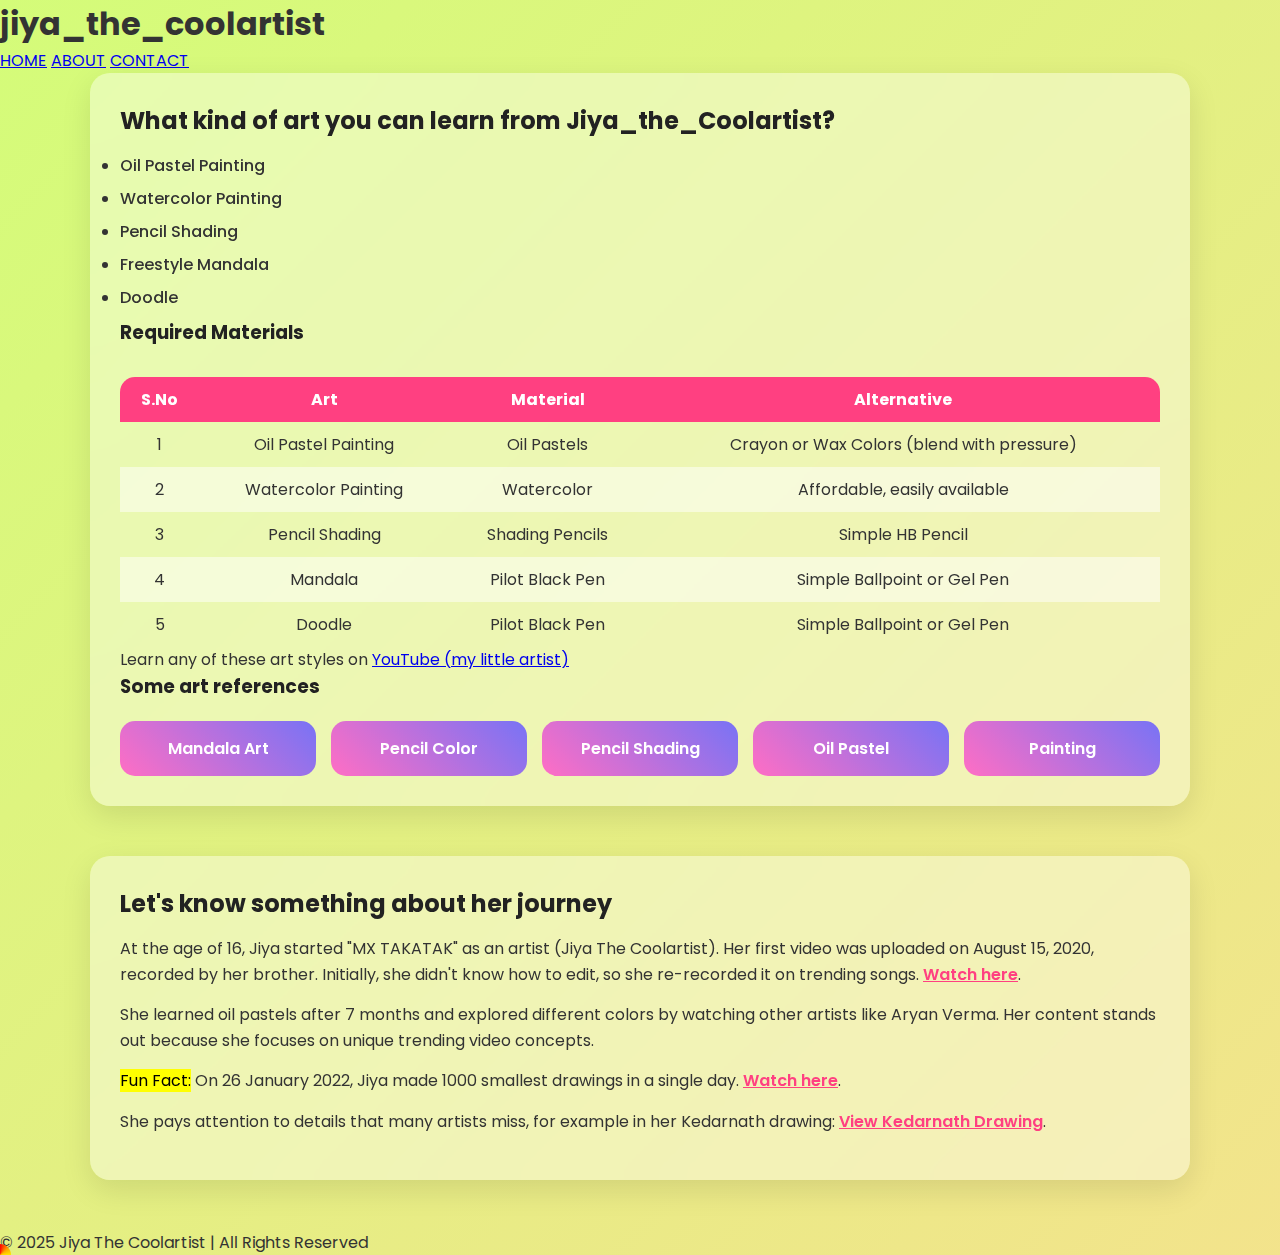
<file: index.html>
<!DOCTYPE html>
<html lang="en">
<head> 
    <meta charset="UTF-8">
    <meta name="viewport" content="width=device-width, initial-scale=1.0">
    <title>Jiya The Coolartist</title>
    <link rel="stylesheet" href="style.css">
</head>
<body>

    <!-- Header / Hero Section -->
    <header>
        <div>
            <h1>jiya_the_coolartist</h1>
        </div>

        <!-- Navigation -->
        <nav class="nav">
            <a class="home" target="_blank" href="https://www.youtube.com/@jiya_the_coolartist/videos">HOME</a>
            <a class="about" href="about.html">ABOUT</a>
            <a class="contact" href="contact.html">CONTACT</a>
        </nav>
    </header>

   

    <!-- Art Learning Section -->
    <main class="container">
        <section class="art-info black">
            <h2>What kind of art you can learn from Jiya_the_Coolartist?</h2>
            <ul>
                <li>Oil Pastel Painting</li>
                <li>Watercolor Painting</li>
                <li>Pencil Shading</li>
                <li>Freestyle Mandala</li>
                <li>Doodle</li>
            </ul>

            <h3>Required Materials</h3>
            <div class="table-container">
                <table>
                <thead>
                    <tr>
                        <th>S.No</th>
                        <th>Art</th>
                        <th>Material</th>
                        <th>Alternative</th>
                    </tr>
                </thead>
                <tbody>
                    <tr>
                        <td data-label="S.No">1</td>
                        <td data-label="Art">Oil Pastel Painting</td>
                        <td data-label="Material">Oil Pastels</td>
                        <td data-label="Alternative">Crayon or Wax Colors (blend with pressure)</td>
                    </tr>
                    <tr>
                        <td data-label="S.No">2</td>
                        <td data-label="Art">Watercolor Painting</td>
                        <td data-label="Material">Watercolor</td>
                        <td data-label="Alternative">Affordable, easily available</td>
                    </tr>
                    <tr>
                        <td data-label="S.No">3</td>
                        <td data-label="Art">Pencil Shading</td>
                        <td data-label="Material">Shading Pencils</td>
                        <td data-label="Alternative">Simple HB Pencil</td>
                    </tr>
                    <tr>
                        <td data-label="S.No">4</td>
                        <td data-label="Art">Mandala</td>
                        <td data-label="Material">Pilot Black Pen</td>
                        <td data-label="Alternative">Simple Ballpoint or Gel Pen</td>
                    </tr>
                    <tr>
                        <td data-label="S.No">5</td>
                        <td data-label="Art">Doodle</td>
                        <td data-label="Material">Pilot Black Pen</td>
                        <td data-label="Alternative">Simple Ballpoint or Gel Pen</td>
                    </tr>
                </tbody>
            </table>
            </div>

            <p>Learn any of these art styles on <a href="https://www.youtube.com/results?search_query=jiya_the_coolartist" target="_blank">YouTube (my little artist)</a></p>

            <!-- Art References -->
            <h3>Some art references</h3>
            <div class="art-cards">
                <a class="mandala" href="mandalaart.html">Mandala Art</a>
                <a class="pencil" href="pencilcolor.html">Pencil Color</a>
                <a class="shading" href="pencilshading.html">Pencil Shading</a>
                <a class="oil" href="oilpastel.html">Oil Pastel</a>
                <a class="painting" href="painting.html">Painting</a>
            </div>
        </section>

        <!-- Artist Journey -->
        <section class="journey">
            <h2>Let's know something about her journey</h2>
            <p>
                At the age of 16, Jiya started "MX TAKATAK" as an artist (Jiya The Coolartist). Her first video was uploaded on August 15, 2020, recorded by her brother. Initially, she didn't know how to edit, so she re-recorded it on trending songs.
                <a href="https://mojapp.in/jiya_the_coolartist/video/1017470723?referrer=U69x0AQ-XYCJH5&source=link" target="_blank">Watch here</a>.
            </p>
            <p>
                She learned oil pastels after 7 months and explored different colors by watching other artists like Aryan Verma. Her content stands out because she focuses on unique trending video concepts.
            </p>
            <p>
                <mark>Fun Fact:</mark> On 26 January 2022, Jiya made 1000 smallest drawings in a single day. 
                <a href="https://www.instagram.com/reel/CZMZMy9FlbG/?utm_source=ig_web_copy_link&igsh=MzRlODBiNWFlZA==">Watch here</a>.
            </p>
            <p>
                She pays attention to details that many artists miss, for example in her Kedarnath drawing: 
                <a href="https://www.instagram.com/reel/Ct8ahSZIEn1/?utm_source=ig_web_copy_link&igsh=MzRlODBiNWFlZA==">View Kedarnath Drawing</a>.
            </p>
        </section>
    </main>

    <!-- Footer -->
    <footer>
        &copy; 2025 Jiya The Coolartist | All Rights Reserved
    </footer>
<div class="circle"></div>

<script>
const cursor = document.querySelector(".circle");

document.addEventListener("mousemove", (e) => {
    cursor.style.left = e.clientX + "px";
    cursor.style.top = e.clientY + "px";
});
</script>
</body>
</html>
</file>
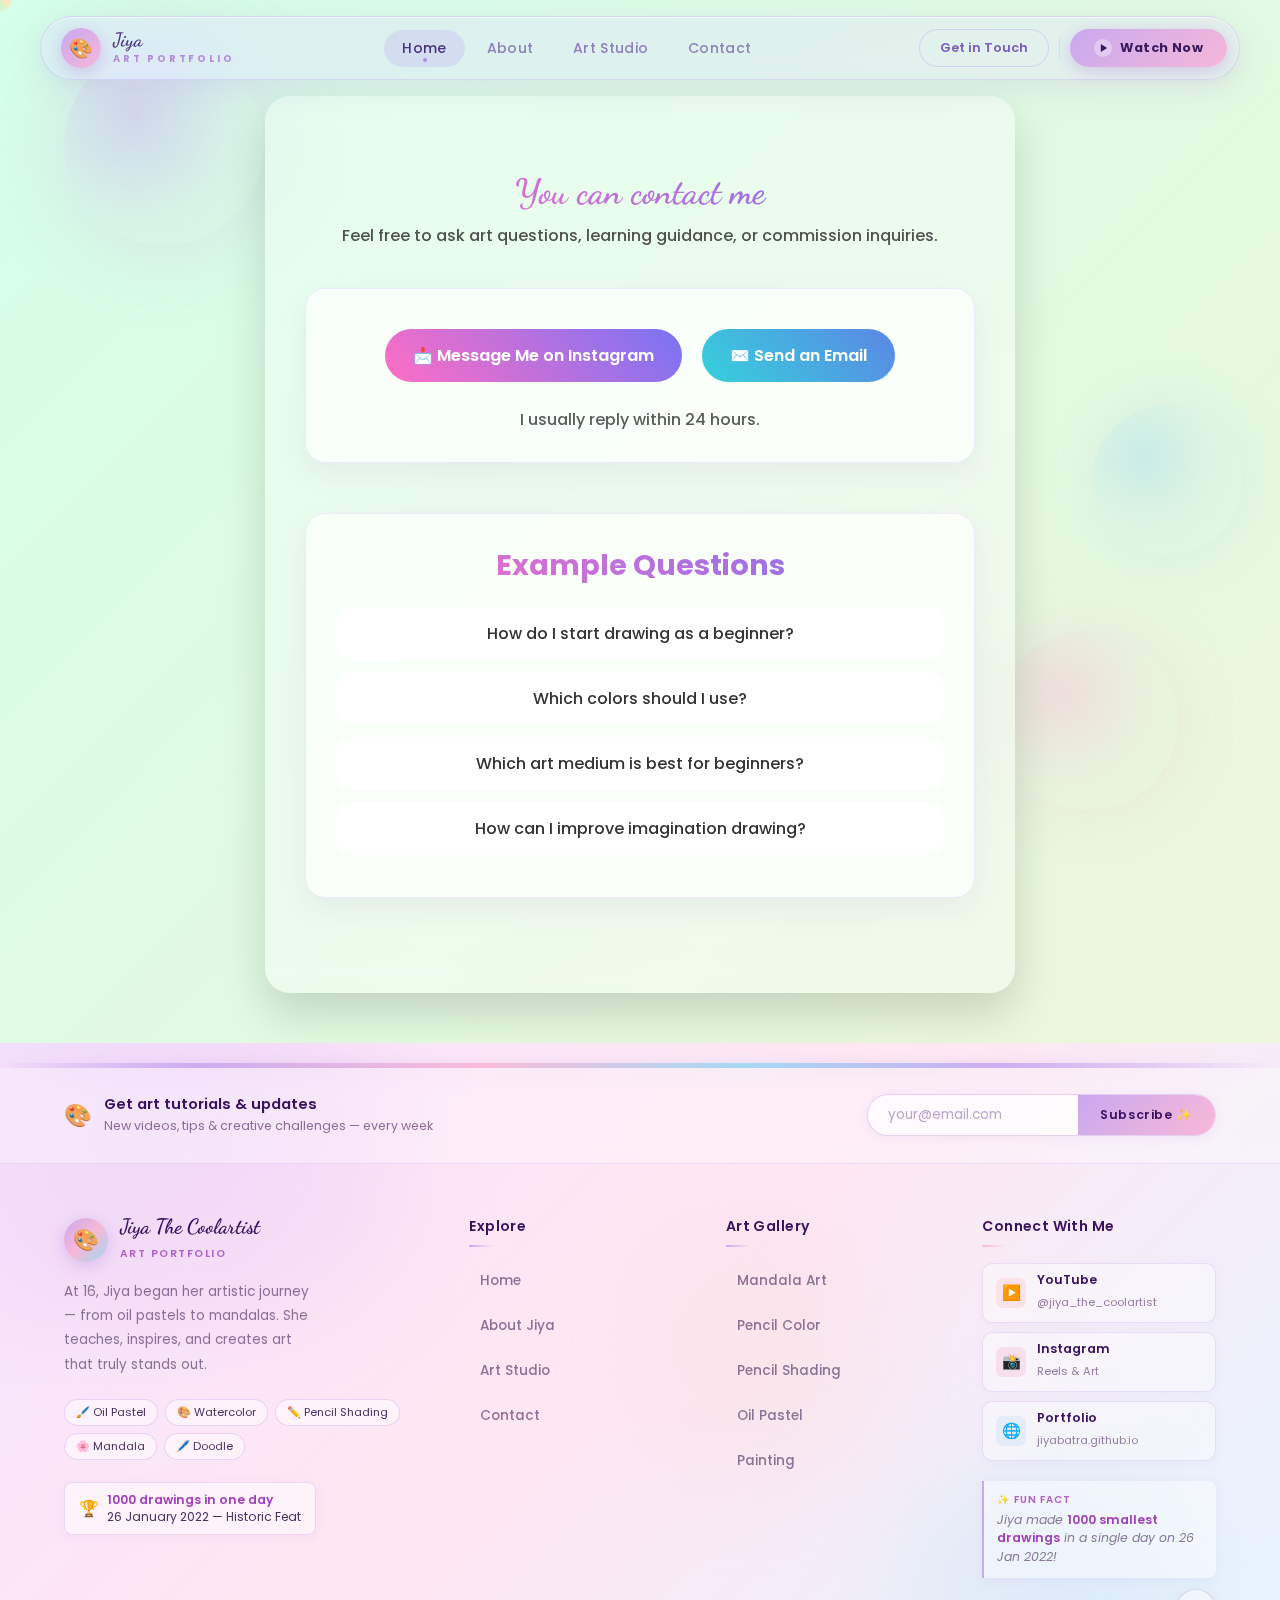
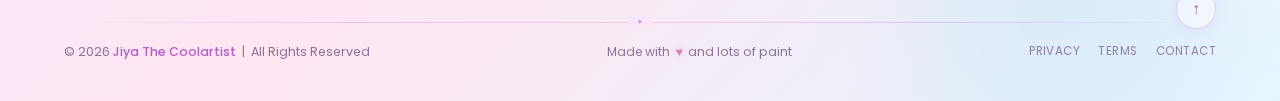
<file: pages/contact.html>
<!DOCTYPE html>
<html lang="en">
<head>
    <meta charset="UTF-8">
    <title>Contact | Jiya The Cool Artist</title>
    <meta name="viewport" content="width=device-width, initial-scale=1.0">

    <!-- SEO -->
    <meta name="description" content="Contact Jiya The Cool Artist for art queries, learning guidance, or commissions.">

    <link rel="stylesheet" href="../css/style.css">
    <link href="https://fonts.googleapis.com/css2?family=Dancing+Script:wght@700&family=DM+Sans:wght@300;400;500&display=swap" rel="stylesheet">
    <link rel="stylesheet" href="../css/contactStyle.css">
    <link rel="stylesheet" href="../css/typographyAnimations.css">
    <link rel="stylesheet" href="../css/3d-effects.css">
</head>

<body>
    <div id="navbar"></div>
    <div class="floating-orb floating-orb-1"></div>
    <div class="floating-orb floating-orb-2"></div>
    <div class="floating-orb floating-orb-3"></div>

<main class="contact-container">

    <!-- Heading -->
    <header class="contact-header">
        <h1 class="anim-heading">You can contact me</h1>
        <p class="subtitle anim-text">
            Feel free to ask art questions, learning guidance, or commission inquiries.
        </p>
    </header>

    <!-- Contact Actions -->
    <section class="contact-actions">

        <!-- Instagram CTA -->
        <a 
            class="btn instagram-btn"
            href="https://www.instagram.com/jiya_the_coolartist/"
            target="_blank"
            rel="noopener noreferrer"
            aria-label="Message Jiya on Instagram"
        >
            📩 Message Me on Instagram
        </a>

        <!-- Email Option -->
        <a 
            class="btn email-btn"
            href="mailto:yourname@email.com"
            aria-label="Send Email"
        >
            ✉️ Send an Email
        </a>

        <p class="response-time">
            I usually reply within 24 hours.
        </p>

    </section>

    <!-- Example Questions -->
    <section class="example-section">
        <h2>Example Questions</h2>

        <ul class="questions">
            <li>How do I start drawing as a beginner?</li>
            <li>Which colors should I use?</li>
            <li>Which art medium is best for beginners?</li>
            <li>How can I improve imagination drawing?</li>
        </ul>
    </section>

</main>
    <div id="footer"></div>
    <div class="circle" id="customCursor"></div>
    <script src="../js/3d-parallax.js"></script>
    
    <script>
      fetch("../components/navbar.html")
        .then((res) => res.text())
        .then((data) => {
          document.getElementById("navbar").innerHTML = data;
        });
    </script>

    <script>
      fetch("../components/footer.html")
        .then((res) => res.text())
        .then((data) => {
          document.getElementById("footer").innerHTML = data;
        });
    </script>

    <script src="../js/CustomCursor.js"></script>

    <script src="../js/3d-parallax.js"></script>

</body>
</html>
</file>
<file: style.css>
@import url('https://fonts.googleapis.com/css2?family=Poppins:wght@300;400;600;700&display=swap');

* {
    margin: 0;
    padding: 0;
    box-sizing: border-box;
    font-family: 'Poppins', sans-serif;
}

body {
    overflow-x: hidden;
    min-height: 100vh;
    background: linear-gradient(-45deg, #fbc2eb, #a6c1ee, #fddb92, #d4fc79);
    background-size: 400% 400%;
    animation: gradientBG 12s ease infinite;
    color: #333;
    cursor: none;
}

@keyframes gradientBG {
    0% { background-position: 0% 50%; }
    50% { background-position: 100% 50%; }
    100% { background-position: 0% 50%; }
}

.nav-sticky {
    position: sticky;
    top: 0;
    z-index: 900;
    padding: 16px 20px;
    background: transparent;
}

.nav-pill {
    max-width: 1200px;
    margin: 0 auto;
    height: 64px;
    display: flex;
    align-items: center;
    justify-content: space-between;
    gap: 12px;
    padding: 0 12px 0 20px;
    background: rgba(15, 20, 35, 0.75);
    backdrop-filter: saturate(200%) blur(20px);
    -webkit-backdrop-filter: saturate(200%) blur(20px);
    border-radius: 999px;
    border: 1px solid rgba(56, 189, 248, 0.2);
    box-shadow: 0 8px 32px rgba(0,0,0,0.2);
    animation: popIn 0.6s cubic-bezier(.22,1,.36,1) both;
}

@keyframes popIn {
    from { opacity: 0; transform: translateY(-16px) scale(0.97); }
    to { opacity: 1; transform: translateY(0) scale(1); }
}

.nav-pill.scrolled {
    box-shadow: 0 10px 40px rgba(0,0,0,0.3);
}

.logo {
    display: flex;
    align-items: center;
    gap: 12px;
    text-decoration: none;
    flex-shrink: 0;
}

.logo-orb {
    width: 40px;
    height: 40px;
    border-radius: 50%;
    background: linear-gradient(135deg, #0ea5e9, #38bdf8, #bae6fd);
    display: grid;
    place-items: center;
    font-size: 1.2rem;
    box-shadow: 0 4px 16px rgba(14,165,233,0.5);
    transition: transform 0.3s, box-shadow 0.3s;
    flex-shrink: 0;
}

.logo:hover .logo-orb {
    transform: rotate(-10deg) scale(1.1);
    box-shadow: 0 6px 24px rgba(56,189,248,0.7);
}

.logo-text {
    display: flex;
    flex-direction: column;
    gap: 2px;
}

.logo-name {
    font-family: 'Dancing Script', cursive;
    font-size: 1.2rem;
    color: #e0f2fe;
    line-height: 1;
    font-weight: 700;
}

.logo-tag {
    font-size: 0.6rem;
    font-weight: 700;
    letter-spacing: 2.8px;
    text-transform: uppercase;
    color: #38bdf8;
}

.nav-center {
    display: flex;
    align-items: center;
    gap: 4px;
    flex: 1;
    justify-content: center;
}

.nav-center a {
    position: relative;
    text-decoration: none;
    font-size: 0.875rem;
    font-weight: 500;
    color: rgba(186,230,253,0.6);
    padding: 8px 18px;
    border-radius: 999px;
    letter-spacing: 0.3px;
    transition: color 0.22s, background 0.22s;
    white-space: nowrap;
}

.nav-center a:hover {
    color: #e0f2fe;
    background: rgba(56,189,248,0.12);
}

.nav-center a.active {
    color: #fff;
    background: rgba(56,189,248,0.16);
}

.nav-center a.active::after {
    content: '';
    position: absolute;
    bottom: 5px;
    left: 50%;
    transform: translateX(-50%);
    width: 4px;
    height: 4px;
    border-radius: 50%;
    background: #38bdf8;
}

.nav-right {
    display: flex;
    align-items: center;
    gap: 10px;
    flex-shrink: 0;
}

.btn-ghost {
    text-decoration: none;
    font-size: 0.8rem;
    font-weight: 600;
    color: rgba(186,230,253,0.7);
    padding: 9px 20px;
    border-radius: 999px;
    border: 1px solid rgba(56,189,248,0.25);
    transition: color 0.22s, border-color 0.22s, background 0.22s, transform 0.22s;
    white-space: nowrap;
}

.btn-ghost:hover {
    color: #bae6fd;
    border-color: rgba(56,189,248,0.5);
    background: rgba(56,189,248,0.1);
    transform: translateY(-1px);
}

.btn-primary {
    display: flex;
    align-items: center;
    gap: 8px;
    text-decoration: none;
    font-size: 0.8rem;
    font-weight: 700;
    letter-spacing: 0.4px;
    color: #06111f;
    background: linear-gradient(135deg, #38bdf8 0%, #7dd3fc 100%);
    padding: 10px 24px;
    border-radius: 999px;
    white-space: nowrap;
    box-shadow: 0 4px 16px rgba(56,189,248,0.45);
    transition: transform 0.22s, box-shadow 0.22s, filter 0.22s;
}

.btn-primary .play {
    width: 18px;
    height: 18px;
    border-radius: 50%;
    background: rgba(6,17,31,0.2);
    display: grid;
    place-items: center;
    flex-shrink: 0;
    transition: transform 0.22s;
}

.btn-primary .play svg {
    width: 8px;
    height: 8px;
    fill: #06111f;
    margin-left: 1px;
}

.btn-primary:hover {
    transform: translateY(-2px);
    box-shadow: 0 8px 30px rgba(56,189,248,0.6);
    filter: brightness(1.08);
}

.btn-primary:hover .play {
    transform: scale(1.15);
}

.btn-primary:active {
    transform: scale(0.97);
}

.sep {
    width: 1px;
    height: 20px;
    background: rgba(255,255,255,0.12);
    flex-shrink: 0;
}

.hamburger {
    display: none;
    flex-direction: column;
    gap: 5px;
    background: transparent;
    border: none;
    cursor: pointer;
    padding: 6px;
    margin-right: 4px;
    flex-shrink: 0;
}

.hamburger span {
    display: block;
    height: 2px;
    background: rgba(186,230,253,0.75);
    border-radius: 4px;
    transition: 0.32s ease;
}

.hamburger span:nth-child(1) {
    width: 24px;
}

.hamburger span:nth-child(2) {
    width: 18px;
}

.hamburger span:nth-child(3) {
    width: 24px;
}

.hamburger.open span:nth-child(1) {
    width: 24px;
    transform: translateY(7px) rotate(45deg);
}

.hamburger.open span:nth-child(2) {
    opacity: 0;
}

.hamburger.open span:nth-child(3) {
    width: 24px;
    transform: translateY(-7px) rotate(-45deg);
}

.mobile-drop {
    display: none;
    max-width: 1200px;
    margin: 12px auto 0;
    background: rgba(18, 23, 38, 0.97);
    backdrop-filter: blur(24px);
    -webkit-backdrop-filter: blur(24px);
    border-radius: 24px;
    border: 1px solid rgba(56,189,248,0.12);
    overflow: hidden;
    box-shadow: 0 16px 40px rgba(0,0,0,0.5);
    animation: dropIn 0.28s cubic-bezier(.22,1,.36,1) both;
}

@keyframes dropIn {
    from { opacity: 0; transform: translateY(-8px) scale(0.98); }
    to { opacity: 1; transform: translateY(0) scale(1); }
}

.mobile-drop.open {
    display: block;
}

.mobile-drop a {
    display: flex;
    align-items: center;
    gap: 12px;
    text-decoration: none;
    font-size: 0.9rem;
    font-weight: 500;
    color: rgba(186,230,253,0.65);
    padding: 16px 24px;
    border-bottom: 1px solid rgba(255,255,255,0.05);
    transition: color 0.2s, background 0.2s;
}

.mobile-drop a:last-child {
    border-bottom: none;
}

.mobile-drop a:hover {
    color: #e0f2fe;
    background: rgba(56,189,248,0.06);
}

.mobile-drop a .m-ico {
    font-size: 1.1rem;
}

.mobile-drop .m-cta {
    margin: 16px 18px 18px;
    display: flex;
    align-items: center;
    justify-content: center;
    gap: 8px;
    text-decoration: none;
    font-weight: 700;
    font-size: 0.875rem;
    color: #06111f;
    background: linear-gradient(135deg, #38bdf8, #7dd3fc);
    padding: 14px;
    border-radius: 999px;
    box-shadow: 0 4px 16px rgba(56,189,248,0.4);
    border-bottom: none !important;
}

.hero {
    display: grid;
    place-items: center;
    min-height: 60vh;
    font-family: 'Dancing Script', cursive;
    font-size: 1.8rem;
    color: rgba(186,230,253,0.15);
    padding: 40px 20px;
}

.container {
    width: 90%;
    max-width: 1100px;
    margin: 0 auto 40px;
}

section {
    margin-bottom: 50px;
    padding: 30px;
    border-radius: 20px;
    background: rgba(255, 255, 255, 0.4);
    backdrop-filter: blur(15px);
    box-shadow: 0 10px 30px rgba(0,0,0,0.1);
}

h2, h3 {
    margin-bottom: 15px;
    color: #222;
}

ul li {
    margin: 8px 0;
    font-weight: 500;
}

table {
    width: 100%;
    border-collapse: collapse;
    margin-top: 15px;
    overflow: hidden;
    border-radius: 15px;
    min-width: 600px;
}

table th {
    background: #ff4081;
    color: white;
    padding: 10px;
}

table td {
    padding: 10px;
    text-align: center;
}

table tr:nth-child(even) {
    background: rgba(255,255,255,0.5);
}

.table-container {
    width: 100%;
    overflow-x: auto;
    -webkit-overflow-scrolling: touch;
}

.art-cards {
    display: flex;
    flex-wrap: wrap;
    gap: 15px;
    margin-top: 20px;
}

.art-cards a {
    flex: 1 1 150px;
    text-align: center;
    padding: 15px;
    border-radius: 15px;
    text-decoration: none;
    font-weight: 600;
    color: white;
    background: linear-gradient(45deg, #ff6ec4, #7873f5);
    transition: 0.4s;
}

.art-cards a:hover {
    transform: scale(1.1);
    box-shadow: 0 10px 20px rgba(0,0,0,0.2);
}

.gallery-grid {
    width: 90%;
    margin: 40px auto;
    display: grid;
    grid-template-columns: repeat(auto-fit, minmax(250px, 1fr));
    gap: 20px;
}

.gallery-item {
    overflow: hidden;
    border-radius: 20px;
    box-shadow: 0 8px 25px rgba(0,0,0,0.2);
    transition: 0.4s;
}

.gallery-item img {
    width: 100%;
    height: 100%;
    object-fit: cover;
    transition: 0.4s;
}

.gallery-item:hover {
    transform: translateY(-10px);
}

.gallery-item:hover img {
    transform: scale(1.1);
}

.journey p {
    margin-bottom: 15px;
    line-height: 1.6;
}

.journey a {
    color: #ff4081;
    font-weight: 600;
}

.circle {
    position: fixed;
    width: 22px;
    height: 22px;
    border-radius: 50%;
    pointer-events: none;
    z-index: 9999;
    background: conic-gradient(red, orange, yellow, green, blue, indigo, violet, red);
    animation: rotateRainbow 2s linear infinite;
    transform: translate(-50%, -50%);
}

@keyframes rotateRainbow {
    0% { transform: translate(-50%, -50%) rotate(0deg); }
    100% { transform: translate(-50%, -50%) rotate(360deg); }
}

.video-grid {
    display: grid;
    grid-template-columns: repeat(auto-fit, minmax(250px, 1fr));
    gap: 20px;
    margin-top: 20px;
}

.video-grid iframe {
    width: 100%;
    height: 250px;
    border-radius: 15px;
}

.video-card img {
    width: 100%;
    border-radius: 12px;
    transition: 0.3s ease;
}

.video-card img:hover {
    transform: scale(1.05);
}

.video-card p {
    margin-top: 8px;
    font-size: 14px;
    color: #333;
}

.site-footer {
    background: linear-gradient(135deg, #1a2a3a 0%, #2c4a6a 50%, #3d5a7a 100%);
    position: relative;
    overflow: hidden;
    font-family: 'DM Sans', sans-serif;
    padding: 20px 0;
}

.site-footer .blob {
    position: absolute;
    border-radius: 60% 40% 70% 30% / 50% 60% 40% 70%;
    pointer-events: none;
    opacity: 0.08;
    filter: blur(40px);
}

.site-footer .blob-1 {
    width: 480px;
    height: 400px;
    background: #4a9eff;
    top: -100px;
    left: -80px;
    animation: blob-drift 18s ease-in-out infinite alternate;
}

.site-footer .blob-2 {
    width: 320px;
    height: 300px;
    background: #87ceeb;
    bottom: -60px;
    right: 5%;
    animation: blob-drift 22s ease-in-out infinite alternate-reverse;
}

.site-footer .blob-3 {
    width: 220px;
    height: 240px;
    background: #5eb3d6;
    top: 30%;
    right: 32%;
    animation: blob-drift 14s ease-in-out infinite alternate;
}

@keyframes blob-drift {
    from { transform: translate(0,0) rotate(0deg); }
    to { transform: translate(16px, 10px) rotate(6deg); }
}

.footer-brush {
    width: 100%;
    height: 5px;
    background: linear-gradient(90deg, transparent 0%, #4a9eff 15%, #87ceeb 38%, #5eb3d6 58%, #4a9eff 78%, transparent 100%);
    opacity: 0.85;
    position: relative;
}

.footer-brush::after {
    content: '';
    position: absolute;
    inset: 0;
    background: inherit;
    filter: blur(5px);
    opacity: 0.5;
}

.footer-nl {
    border-bottom: 1px solid rgba(74, 158, 255, 0.2);
    padding: 26px 64px;
    display: flex;
    align-items: center;
    justify-content: space-between;
    gap: 20px;
    flex-wrap: wrap;
    position: relative;
    z-index: 2;
    background: rgba(255,255,255,0.05);
    backdrop-filter: blur(10px);
}

.footer-nl-left {
    display: flex;
    align-items: center;
    gap: 12px;
}

.footer-nl-icon {
    font-size: 1.4rem;
    line-height: 1;
    color: #87ceeb;
}

.footer-nl-label {
    color: #e8f4f8;
    font-size: 0.92rem;
    line-height: 1.45;
}

.footer-nl-label strong {
    display: block;
    font-weight: 600;
    color: #fff;
}

.footer-nl-label span {
    color: rgba(255, 255, 255, 0.7);
    font-size: 0.78rem;
}

.footer-nl-form {
    display: flex;
    border: 1px solid rgba(74, 158, 255, 0.3);
    border-radius: 40px;
    overflow: hidden;
    background: rgba(255, 255, 255, 0.1);
    backdrop-filter: blur(10px);
    transition: all 0.3s;
}

.footer-nl-form:focus-within {
    border-color: #4a9eff;
    box-shadow: 0 0 20px rgba(74, 158, 255, 0.3);
}

.footer-nl-form input {
    background: transparent;
    border: none;
    outline: none;
    padding: 10px 20px;
    color: #ffffff;
    font-family: 'DM Sans', sans-serif;
    font-size: 0.85rem;
    width: 210px;
}

.footer-nl-form input::placeholder {
    color: rgba(255, 255, 255, 0.5);
}

.footer-nl-form button {
    background: linear-gradient(135deg, #4a9eff 0%, #2e7fd9 100%);
    border: none;
    padding: 10px 22px;
    color: #fff;
    font-family: 'DM Sans', sans-serif;
    font-weight: 600;
    font-size: 0.78rem;
    letter-spacing: 0.05em;
    cursor: pointer;
    white-space: nowrap;
    transition: all 0.3s;
}

.footer-nl-form button:hover {
    background: linear-gradient(135deg, #2e7fd9 0%, #1a5fb8 100%);
    transform: translateY(-2px);
    box-shadow: 0 5px 15px rgba(74, 158, 255, 0.4);
}

.footer-grid {
    padding: 52px 64px 44px;
    display: grid;
    grid-template-columns: 1.7fr 1fr 1fr 1.1fr;
    gap: 44px;
    position: relative;
    z-index: 2;
}

.footer-brand-link {
    display: flex;
    align-items: center;
    gap: 12px;
    text-decoration: none;
    margin-bottom: 16px;
}

.footer-palette {
    width: 44px;
    height: 44px;
    background: linear-gradient(135deg, #4a9eff 0%, #87ceeb 50%, #5eb3d6 100%);
    border-radius: 50%;
    display: flex;
    align-items: center;
    justify-content: center;
    font-size: 1.3rem;
    box-shadow: 0 4px 16px rgba(74, 158, 255, 0.4);
    transition: all 0.4s;
    flex-shrink: 0;
}

.footer-brand-link:hover .footer-palette {
    transform: rotate(360deg) scale(1.15);
    box-shadow: 0 6px 24px rgba(74, 158, 255, 0.6);
}

.footer-wordmark-name {
    font-family: 'Dancing Script', cursive;
    font-size: 1.3rem;
    color: #ffffff;
    display: block;
    line-height: 1.1;
    font-weight: 600;
}

.footer-wordmark-tag {
    font-size: 0.66rem;
    color: #87ceeb;
    letter-spacing: 0.14em;
    text-transform: uppercase;
    font-weight: 600;
}

.footer-brand-desc {
    color: rgba(255, 255, 255, 0.8);
    font-size: 0.85rem;
    line-height: 1.8;
    max-width: 260px;
    margin-bottom: 22px;
}

.footer-pills {
    display: flex;
    flex-wrap: wrap;
    gap: 7px;
    margin-bottom: 22px;
}

.footer-pill {
    background: rgba(255,255,255,0.1);
    border: 1px solid rgba(74, 158, 255, 0.3);
    border-radius: 20px;
    padding: 4px 11px;
    font-size: 0.7rem;
    color: rgba(255, 255, 255, 0.8);
    transition: all 0.3s;
    cursor: default;
}

.footer-pill:hover {
    background: rgba(74, 158, 255, 0.2);
    border-color: #4a9eff;
    color: #87ceeb;
    transform: translateY(-2px);
}

.footer-milestone {
    display: inline-flex;
    align-items: center;
    gap: 8px;
    background: rgba(135, 206, 235, 0.15);
    border: 1px solid rgba(135, 206, 235, 0.3);
    border-radius: 8px;
    padding: 9px 14px;
}

.footer-milestone-text {
    font-size: 0.76rem;
    color: #fff;
    line-height: 1.35;
}

.footer-milestone-text strong {
    display: block;
    font-weight: 600;
    color: #87ceeb;
}

.footer-nav-col h4 {
    font-size: 0.88rem;
    color: #ffffff;
    margin-bottom: 16px;
    padding-bottom: 10px;
    position: relative;
    font-weight: 600;
    letter-spacing: 0.03em;
}

.footer-nav-col h4::after {
    content: '';
    position: absolute;
    bottom: 0;
    left: 0;
    width: 24px;
    height: 2px;
    background: linear-gradient(90deg, #4a9eff, transparent);
    border-radius: 2px;
}

.footer-nav-col ul {
    list-style: none;
    padding: 0;
    margin: 0;
    display: flex;
    flex-direction: column;
    gap: 9px;
}

.footer-nav-col ul li a {
    color: rgba(255, 255, 255, 0.7);
    text-decoration: none;
    font-size: 0.85rem;
    display: flex;
    align-items: center;
    gap: 7px;
    transition: all 0.3s;
}

.footer-nav-col ul li a .fdot {
    width: 4px;
    height: 4px;
    border-radius: 50%;
    background: #4a9eff;
    opacity: 0;
    transform: scale(0);
    transition: all 0.3s;
    flex-shrink: 0;
}

.footer-nav-col ul li a:hover {
    color: #87ceeb;
    gap: 11px;
    transform: translateX(4px);
}

.footer-nav-col ul li a:hover .fdot {
    opacity: 1;
    transform: scale(1);
}

.footer-connect-col h4 {
    font-size: 0.88rem;
    color: #ffffff;
    margin-bottom: 16px;
    padding-bottom: 10px;
    position: relative;
    font-weight: 600;
    letter-spacing: 0.03em;
}

.footer-connect-col h4::after {
    content: '';
    position: absolute;
    bottom: 0;
    left: 0;
    width: 24px;
    height: 2px;
    background: linear-gradient(90deg, #87ceeb, transparent);
    border-radius: 2px;
}

.footer-social-list {
    display: flex;
    flex-direction: column;
    gap: 9px;
    margin-bottom: 20px;
}

.footer-social-link {
    display: flex;
    align-items: center;
    gap: 11px;
    text-decoration: none;
    padding: 9px 13px;
    border: 1px solid rgba(74, 158, 255, 0.3);
    border-radius: 10px;
    background: rgba(255,255,255,0.05);
    transition: all 0.3s;
}

.footer-social-link:hover {
    border-color: #4a9eff;
    background: rgba(74, 158, 255, 0.15);
    transform: translateX(6px);
    box-shadow: 0 4px 15px rgba(74, 158, 255, 0.3);
}

.footer-social-icon {
    width: 30px;
    height: 30px;
    border-radius: 7px;
    display: flex;
    align-items: center;
    justify-content: center;
    font-size: 0.95rem;
    flex-shrink: 0;
    transition: transform 0.3s;
}

.footer-social-link:hover .footer-social-icon {
    transform: scale(1.1);
}

.si-yt {
    background: rgba(255,0,0,0.15);
    color: #ff4444;
}

.si-ig {
    background: rgba(193,53,132,0.15);
    color: #c13584;
}

.si-web {
    background: rgba(135,206,235,0.15);
    color: #87CEEB;
}

.footer-social-name {
    font-size: 0.78rem;
    color: #ffffff;
    font-weight: 600;
    display: block;
    line-height: 1.2;
}

.footer-social-handle {
    font-size: 0.7rem;
    color: rgba(255, 255, 255, 0.6);
}

.footer-funfact {
    background: rgba(255,255,255,0.08);
    border-left: 2px solid #4a9eff;
    padding: 11px 13px;
    border-radius: 0 8px 8px 0;
}

.footer-funfact-label {
    font-size: 0.63rem;
    color: #87ceeb;
    letter-spacing: 0.1em;
    text-transform: uppercase;
    margin-bottom: 3px;
    font-weight: 600;
}

.footer-funfact-text {
    font-size: 0.78rem;
    color: rgba(255, 255, 255, 0.8);
    line-height: 1.5;
    font-style: italic;
}

.footer-funfact-text span {
    color: #4a9eff;
    font-style: normal;
    font-weight: 600;
}

.footer-divider {
    margin: 0 64px;
    height: 1px;
    background: linear-gradient(90deg, transparent, rgba(74, 158, 255, 0.3), rgba(74, 158, 255, 0.5), rgba(74, 158, 255, 0.3), transparent);
    position: relative;
    z-index: 2;
}

.footer-divider::after {
    content: '✦';
    position: absolute;
    top: 50%;
    left: 50%;
    transform: translate(-50%, -50%);
    color: #87ceeb;
    font-size: 0.58rem;
    background: linear-gradient(135deg, #1a2a3a 0%, #2c4a6a 50%, #3d5a7a 100%);
    padding: 0 8px;
    line-height: 1;
}

.footer-bottom {
    padding: 20px 64px;
    display: flex;
    justify-content: space-between;
    align-items: center;
    flex-wrap: wrap;
    gap: 14px;
    position: relative;
    z-index: 2;
}

.footer-copy {
    color: rgba(255, 255, 255, 0.7);
    font-size: 0.78rem;
}

.footer-copy a {
    color: #87ceeb;
    text-decoration: none;
    transition: all 0.3s;
    font-weight: 500;
}

.footer-copy a:hover {
    color: #ffffff;
    text-shadow: 0 0 10px rgba(74, 158, 255, 0.5);
}

.footer-made {
    font-size: 0.76rem;
    color: rgba(255, 255, 255, 0.7);
    display: flex;
    align-items: center;
    gap: 5px;
}

.footer-heart {
    color: #4a9eff;
    display: inline-block;
    animation: heartbeat 1.4s ease-in-out infinite;
    filter: drop-shadow(0 0 5px rgba(74, 158, 255, 0.5));
}

@keyframes heartbeat {
    0%, 100% { transform: scale(1); }
    14% { transform: scale(1.28); }
    28% { transform: scale(1); }
    42% { transform: scale(1.15); }
}

.footer-legal {
    display: flex;
    gap: 18px;
}

.footer-legal a {
    color: rgba(255, 255, 255, 0.6);
    font-size: 0.73rem;
    text-decoration: none;
    letter-spacing: 0.04em;
    text-transform: uppercase;
    transition: all 0.3s;
    position: relative;
}

.footer-legal a::after {
    content: '';
    position: absolute;
    bottom: -2px;
    left: 0;
    right: 0;
    height: 1px;
    background: #4a9eff;
    transform: scaleX(0);
    transition: transform 0.3s;
}

.footer-legal a:hover {
    color: #87ceeb;
}

.footer-legal a:hover::after {
    transform: scaleX(1);
}

.footer-scroll-top {
    position: absolute;
    right: 64px;
    bottom: 72px;
    width: 40px;
    height: 40px;
    border: 1px solid rgba(74, 158, 255, 0.3);
    border-radius: 50%;
    background: rgba(255, 255, 255, 0.1);
    backdrop-filter: blur(10px);
    display: flex;
    align-items: center;
    justify-content: center;
    cursor: pointer;
    color: rgba(255, 255, 255, 0.7);
    font-size: 1rem;
    transition: all 0.3s;
    z-index: 10;
    text-decoration: none;
    line-height: 1;
}

.footer-scroll-top:hover {
    border-color: #4a9eff;
    color: #87ceeb;
    transform: translateY(-6px);
    box-shadow: 0 6px 20px rgba(74, 158, 255, 0.4);
    background: rgba(74, 158, 255, 0.2);
}

@media (max-width: 960px) {
    .footer-grid {
        grid-template-columns: 1fr 1fr;
        padding: 44px 36px 36px;
    }
    .footer-nl, .footer-bottom, .footer-divider {
        padding-left: 36px;
        padding-right: 36px;
    }
    .footer-divider {
        margin: 0 36px;
    }
    .footer-scroll-top {
        right: 36px;
    }
}

@media (max-width: 768px) {
    .nav-center, .nav-right {
        display: none;
    }
    .hamburger {
        display: flex;
    }
    .nav-sticky {
        padding: 12px 16px;
    }
    .nav-pill {
        height: 56px;
        max-width: 100%;
    }
    section {
        padding: 20px;
    }
}

@media (max-width: 600px) {
    table thead {
        display: none;
    }
    table, table tbody, table tr, table td {
        display: block;
        width: 100%;
    }
    table tr {
        margin-bottom: 15px;
        background: rgba(255,255,255,0.6);
        border-radius: 12px;
        padding: 10px;
    }
    table td {
        text-align: left;
        padding: 8px 10px;
        position: relative;
    }
    table td::before {
        content: attr(data-label);
        font-weight: 600;
        display: block;
        margin-bottom: 4px;
        color: #ff4081;
    }
}

@media (max-width: 560px) {
    .footer-grid {
        grid-template-columns: 1fr;
        padding: 36px 20px 28px;
    }
    .footer-nl {
        padding: 20px;
        flex-direction: column;
        align-items: flex-start;
    }
    .footer-nl-form {
        width: 100%;
    }
    .footer-nl-form input {
        flex: 1;
        width: auto;
    }
    .footer-bottom {
        flex-direction: column;
        align-items: flex-start;
        padding: 16px 20px;
    }
    .footer-divider {
        margin: 0 20px;
    }
    .footer-scroll-top {
        right: 20px;
        bottom: 60px;
    }
    .footer-legal {
        flex-wrap: wrap;
        gap: 12px;
    }


    /* Responsive design */
    @media (max-width: 960px) {
        .footer-grid { 
            grid-template-columns: 1fr 1fr; 
            padding: 44px 36px 36px; 
        }
        .footer-nl, .footer-bottom, .footer-divider { 
            padding-left: 36px; 
            padding-right: 36px; 
        }
        .footer-divider { margin: 0 36px; }
        .footer-scroll-top { right: 36px; }
    }
    @media (max-width: 560px) {
        .footer-grid { 
            grid-template-columns: 1fr; 
            padding: 36px 20px 28px; 
        }
        .footer-nl { 
            padding: 20px; 
            flex-direction: column; 
            align-items: flex-start; 
        }
        .footer-nl-form { width: 100%; }
        .footer-nl-form input { flex: 1; width: auto; }
        .footer-bottom { 
            flex-direction: column; 
            align-items: flex-start; 
            padding: 16px 20px; 
        }
        .footer-divider { margin: 0 20px; }
        .footer-scroll-top { right: 20px; bottom: 60px; }
        .footer-legal { flex-wrap: wrap; gap: 12px; }
    }

}
</file>
<file: css/style.css>
/* ===================================
   CSS VARIABLES — PASTEL THEME SYSTEM
   =================================== */
:root {
  /* Pastel Palette */
  --pastel-lavender:    #e8d5f5;
  --pastel-mint:        #c9f0e3;
  --pastel-peach:       #fde4d0;
  --pastel-sky:         #cce8fb;
  --pastel-rose:        #fad4e0;
  --pastel-lemon:       #fdf4c2;
  --pastel-lilac:       #ddd0f7;
  --pastel-aqua:        #c5eef5;

  /* Navbar */
  --nav-bg:             rgba(240, 230, 255, 0.55);
  --nav-border:         rgba(180, 140, 240, 0.25);
  --nav-shadow:         rgba(180, 130, 230, 0.18);
  --nav-link:           #7c5cbf;
  --nav-link-hover:     #4a3080;
  --nav-link-active-bg: rgba(180, 140, 240, 0.2);
  --nav-dot:            #b48ae0;
  --nav-btn-border:     rgba(180, 140, 240, 0.35);
  --nav-btn-color:      #7c5cbf;
  --nav-cta-from:       #c9a8f0;
  --nav-cta-to:         #f5b8d8;
  --nav-cta-text:       #3a1a5c;
  --nav-logo-from:      #c9a8f0;
  --nav-logo-to:        #f5b8d8;
  --nav-logo-glow:      rgba(180, 130, 220, 0.45);
  --nav-name:           #4a3080;
  --nav-tag:            #b48ae0;
  --mobile-bg:          rgba(245, 238, 255, 0.97);

  /* Footer */
  --footer-bg-from:     #f5e6ff;
  --footer-bg-mid:      #ffe6f2;
  --footer-bg-to:       #e6f5ff;
  --footer-accent-1:    #c9a8f0;
  --footer-accent-2:    #f9b8d6;
  --footer-accent-3:    #9dd8f5;
  --footer-text:        #4a3060;
  --footer-muted:       rgba(80, 50, 100, 0.65);
  --footer-border:      rgba(180, 130, 220, 0.2);
  --footer-card-bg:     rgba(255, 255, 255, 0.35);
  --footer-card-hover:  rgba(180, 130, 220, 0.15);

  /* Body background (pastel animated gradient) */
  --body-grad-1: #f9e4ff;
  --body-grad-2: #d4eeff;
  --body-grad-3: #fff0d4;
  --body-grad-4: #d4ffe8;
}

/* ================
   GLOBAL RESET
   ================ */
@import url('https://fonts.googleapis.com/css2?family=Poppins:wght@300;400;600;700&family=Dancing+Script:wght@600;700&display=swap');

* {
  margin: 0;
  padding: 0;
  box-sizing: border-box;
  font-family: 'Poppins', sans-serif;
}

body {
  overflow-x: hidden;
  min-height: 100vh;
  background: linear-gradient(-45deg,
    var(--body-grad-1),
    var(--body-grad-2),
    var(--body-grad-3),
    var(--body-grad-4));
  background-size: 400% 400%;
  animation: gradientBG 14s ease infinite;
  color: #333;
  cursor: none;
}

@keyframes gradientBG {
  0%   { background-position: 0% 50%; }
  50%  { background-position: 100% 50%; }
  100% { background-position: 0% 50%; }
}

/* ============================
   NAVBAR — PASTEL GLASSMORPHISM
   ============================ */
.nav-sticky {
  position: sticky;
  top: 0;
  z-index: 900;
  padding: 16px 20px;
  background: transparent;
}

.nav-pill {
  max-width: 1200px;
  margin: 0 auto;
  height: 64px;
  display: flex;
  align-items: center;
  justify-content: space-between;
  gap: 12px;
  padding: 0 12px 0 20px;
  background: var(--nav-bg);
  backdrop-filter: saturate(180%) blur(22px);
  -webkit-backdrop-filter: saturate(180%) blur(22px);
  border-radius: 999px;
  border: 1px solid var(--nav-border);
  box-shadow:
    0 8px 32px var(--nav-shadow),
    inset 0 1px 0 rgba(255,255,255,0.6);
  animation: popIn 0.6s cubic-bezier(.22,1,.36,1) both;
}

@keyframes popIn {
  from { opacity: 0; transform: translateY(-16px) scale(0.97); }
  to   { opacity: 1; transform: translateY(0) scale(1); }
}

.nav-pill.scrolled {
  box-shadow:
    0 12px 40px var(--nav-shadow),
    inset 0 1px 0 rgba(255,255,255,0.7);
  background: rgba(240, 228, 255, 0.72);
}

/* Logo */
.logo {
  display: flex;
  align-items: center;
  gap: 12px;
  text-decoration: none;
  flex-shrink: 0;
}

.logo-orb {
  width: 40px;
  height: 40px;
  border-radius: 50%;
  background: linear-gradient(135deg, var(--nav-logo-from), var(--nav-logo-to));
  display: grid;
  place-items: center;
  font-size: 1.2rem;
  box-shadow: 0 4px 18px var(--nav-logo-glow);
  transition: transform 0.3s, box-shadow 0.3s;
  flex-shrink: 0;
}

.logo:hover .logo-orb {
  transform: rotate(-10deg) scale(1.1);
  box-shadow: 0 6px 28px var(--nav-logo-glow);
}

.logo-text {
  display: flex;
  flex-direction: column;
  gap: 2px;
}

.logo-name {
  font-family: 'Dancing Script', cursive;
  font-size: 1.2rem;
  color: var(--nav-name);
  line-height: 1;
  font-weight: 700;
}

.logo-tag {
  font-size: 0.6rem;
  font-weight: 700;
  letter-spacing: 2.8px;
  text-transform: uppercase;
  color: var(--nav-tag);
}

/* Nav Links */
.nav-center {
  display: flex;
  align-items: center;
  gap: 4px;
  flex: 1;
  justify-content: center;
}

.nav-center a {
  position: relative;
  text-decoration: none;
  font-size: 0.875rem;
  font-weight: 500;
  color: rgba(100, 65, 160, 0.65);
  padding: 8px 18px;
  border-radius: 999px;
  letter-spacing: 0.3px;
  transition: color 0.22s, background 0.22s;
  white-space: nowrap;
}

.nav-center a:hover {
  color: var(--nav-link-hover);
  background: rgba(180, 140, 240, 0.12);
}

.nav-center a.active {
  color: var(--nav-link-hover);
  background: var(--nav-link-active-bg);
}

.nav-center a.active::after {
  content: '';
  position: absolute;
  bottom: 5px;
  left: 50%;
  transform: translateX(-50%);
  width: 4px;
  height: 4px;
  border-radius: 50%;
  background: var(--nav-dot);
}

/* Nav Right */
.nav-right {
  display: flex;
  align-items: center;
  gap: 10px;
  flex-shrink: 0;
}

.btn-ghost {
  text-decoration: none;
  font-size: 0.8rem;
  font-weight: 600;
  color: var(--nav-btn-color);
  padding: 9px 20px;
  border-radius: 999px;
  border: 1px solid var(--nav-btn-border);
  transition: color 0.22s, border-color 0.22s, background 0.22s, transform 0.22s;
  white-space: nowrap;
}

.btn-ghost:hover {
  color: var(--nav-link-hover);
  border-color: rgba(180, 140, 240, 0.55);
  background: rgba(180, 140, 240, 0.1);
  transform: translateY(-1px);
}

.btn-primary {
  display: flex;
  align-items: center;
  gap: 8px;
  text-decoration: none;
  font-size: 0.8rem;
  font-weight: 700;
  letter-spacing: 0.4px;
  color: var(--nav-cta-text);
  background: linear-gradient(135deg, var(--nav-cta-from) 0%, var(--nav-cta-to) 100%);
  padding: 10px 24px;
  border-radius: 999px;
  white-space: nowrap;
  box-shadow: 0 4px 18px rgba(180, 130, 220, 0.4);
  transition: transform 0.22s, box-shadow 0.22s, filter 0.22s;
  animation: scaleIn 0.6s cubic-bezier(.22,1,.36,1) 0.2s both;
}

@keyframes scaleIn {
  from {
    opacity: 0;
    transform: scale(0.95);
  }
  to {
    opacity: 1;
    transform: scale(1);
  }
}

.btn-primary .play {
  width: 18px;
  height: 18px;
  border-radius: 50%;
  background: rgba(255,255,255,0.35);
  display: grid;
  place-items: center;
  flex-shrink: 0;
  transition: transform 0.22s;
}

.btn-primary .play svg {
  width: 8px;
  height: 8px;
  fill: var(--nav-cta-text);
  margin-left: 1px;
}

.btn-primary:hover {
  transform: translateY(-2px);
  box-shadow: 0 8px 30px rgba(200, 140, 230, 0.55);
  filter: brightness(1.06);
}

.btn-primary:hover .play {
  transform: scale(1.15);
}

.btn-primary:active {
  transform: scale(0.97);
}

.sep {
  width: 1px;
  height: 20px;
  background: rgba(180, 140, 240, 0.2);
  flex-shrink: 0;
}

/* Hamburger */
.hamburger {
  display: none;
  flex-direction: column;
  gap: 5px;
  background: transparent;
  border: none;
  cursor: pointer;
  padding: 6px;
  margin-right: 4px;
  flex-shrink: 0;
}

.hamburger span {
  display: block;
  height: 2px;
  background: rgba(120, 80, 180, 0.75);
  border-radius: 4px;
  transition: 0.32s ease;
}

.hamburger span:nth-child(1) { width: 24px; }
.hamburger span:nth-child(2) { width: 18px; }
.hamburger span:nth-child(3) { width: 24px; }

.hamburger.open span:nth-child(1) {
  width: 24px;
  transform: translateY(7px) rotate(45deg);
}
.hamburger.open span:nth-child(2) { opacity: 0; }
.hamburger.open span:nth-child(3) {
  width: 24px;
  transform: translateY(-7px) rotate(-45deg);
}

/* Mobile Dropdown */
.mobile-drop {
  display: none;
  max-width: 1200px;
  margin: 12px auto 0;
  background: var(--mobile-bg);
  backdrop-filter: blur(28px);
  -webkit-backdrop-filter: blur(28px);
  border-radius: 24px;
  border: 1px solid rgba(180, 140, 240, 0.18);
  overflow: hidden;
  box-shadow: 0 16px 40px rgba(160, 100, 200, 0.25);
  animation: dropIn 0.28s cubic-bezier(.22,1,.36,1) both;
}

@keyframes dropIn {
  from { opacity: 0; transform: translateY(-8px) scale(0.98); }
  to   { opacity: 1; transform: translateY(0) scale(1); }
}

.mobile-drop.open { display: block; }

.mobile-drop a {
  display: flex;
  align-items: center;
  gap: 12px;
  text-decoration: none;
  font-size: 0.9rem;
  font-weight: 500;
  color: rgba(80, 50, 120, 0.75);
  padding: 16px 24px;
  border-bottom: 1px solid rgba(180, 140, 240, 0.1);
  transition: color 0.2s, background 0.2s;
}

.mobile-drop a:last-child { border-bottom: none; }

.mobile-drop a:hover {
  color: var(--nav-link-hover);
  background: rgba(180, 140, 240, 0.08);
}

.mobile-drop a .m-ico { font-size: 1.1rem; }

.mobile-drop .m-cta {
  margin: 16px 18px 18px;
  display: flex;
  align-items: center;
  justify-content: center;
  gap: 8px;
  text-decoration: none;
  font-weight: 700;
  font-size: 0.875rem;
  color: var(--nav-cta-text);
  background: linear-gradient(135deg, var(--nav-cta-from), var(--nav-cta-to));
  padding: 14px;
  border-radius: 999px;
  box-shadow: 0 4px 18px rgba(180, 130, 220, 0.38);
  border-bottom: none !important;
}

/* ========
   SECTIONS
   ======== */
.hero {
  display: grid;
  place-items: center;
  min-height: 15vh;
  font-family: 'Dancing Script', cursive;
  font-size: 1.8rem;
  color: rgba(140, 90, 200, 0.4);
  padding: 40px 20px;
}

.container {
  width: 90%;
  max-width: 1100px;
  margin: 0 auto 40px;
}

section {
  margin-bottom: 50px;
  padding: 30px;
  border-radius: 20px;
  background: rgba(255, 255, 255, 0.5);
  backdrop-filter: blur(15px);
  box-shadow: 0 10px 30px rgba(160, 100, 200, 0.1);
  border: 1px solid rgba(220, 200, 255, 0.4);
}

h2, h3 { margin-bottom: 15px; color: #3a2060; }

ul li { margin: 8px 0; font-weight: 500; }

table {
  width: 100%;
  border-collapse: collapse;
  margin-top: 15px;
  overflow: hidden;
  border-radius: 15px;
  min-width: 600px;
}

table th {
  background: linear-gradient(135deg, #c9a8f0, #f5b8d8);
  color: #3a1a5c;
  padding: 10px;
}

table td { padding: 10px; text-align: center; }
table tr:nth-child(even) { background: rgba(255,255,255,0.5); }

.table-container {
  width: 100%;
  overflow-x: auto;
  -webkit-overflow-scrolling: touch;
}

/* Art Cards */
.art-cards {
  display: flex;
  flex-wrap: wrap;
  gap: 15px;
  margin-top: 20px;
}

.art-cards a {
  flex: 1 1 150px;
  text-align: center;
  padding: 15px;
  border-radius: 15px;
  text-decoration: none;
  font-weight: 600;
  color: #3a1a5c;
  background: linear-gradient(45deg, #dab6f8, #f9b8d6);
  transition: 0.4s;
  border: 1px solid rgba(255,255,255,0.5);
  box-shadow: 0 4px 14px rgba(180, 130, 220, 0.18);
}

.art-cards a:hover {
  transform: scale(1.08);
  box-shadow: 0 10px 24px rgba(180, 100, 200, 0.28);
}

/* Gallery */
.gallery-grid {
  width: 90%;
  margin: 40px auto;
  display: grid;
  grid-template-columns: repeat(auto-fit, minmax(250px, 1fr));
  gap: 20px;
}

.gallery-item {
  overflow: hidden;
  border-radius: 20px;
  box-shadow: 0 8px 25px rgba(160, 100, 200, 0.18);
  transition: 0.4s;
}

.gallery-item img {
  width: 100%;
  height: 100%;
  object-fit: cover;
  transition: 0.4s;
}

.gallery-item:hover { transform: translateY(-10px); }
.gallery-item:hover img { transform: scale(1.1); }

/* Journey */
.journey p { margin-bottom: 15px; line-height: 1.6; }
.journey a { color: #b048a0; font-weight: 600; }

/* Custom Cursor */
.circle {
  position: fixed;
  width: 22px;
  height: 22px;
  border-radius: 50%;
  pointer-events: none;
  z-index: 9999;
  background: conic-gradient(#f0b8ff, #ffd6e8, #ffe8b0, #c8f5d8, #b8e0ff, #d4b8ff, #f0b8ff);
  animation: rotateRainbow 2s linear infinite;
  transform: translate(-50%, -50%);
  opacity: 0.85;
}

@keyframes rotateRainbow {
  0%   { transform: translate(-50%, -50%) rotate(0deg); }
  100% { transform: translate(-50%, -50%) rotate(360deg); }
}

/* Video */
.video-grid {
  display: grid;
  grid-template-columns: repeat(auto-fit, minmax(250px, 1fr));
  gap: 20px;
  margin-top: 20px;
}

.video-grid iframe { width: 100%; height: 250px; border-radius: 15px; }
.video-card img { width: 100%; border-radius: 12px; transition: 0.3s ease; }
.video-card img:hover { transform: scale(1.05); }
.video-card p { margin-top: 8px; font-size: 14px; color: #555; }

/* ==================================
   FOOTER — SOFT PASTEL GLASSMORPHISM
   ================================== */
.site-footer {
  background: linear-gradient(135deg,
    var(--footer-bg-from) 0%,
    var(--footer-bg-mid) 45%,
    var(--footer-bg-to) 100%);
  position: relative;
  overflow: hidden;
  font-family: 'Poppins', sans-serif;
  padding: 20px 0;
}

/* Soft blob decorations */
.site-footer .blob {
  position: absolute;
  border-radius: 60% 40% 70% 30% / 50% 60% 40% 70%;
  pointer-events: none;
  opacity: 0.25;
  filter: blur(48px);
}

.site-footer .blob-1 {
  width: 480px;
  height: 400px;
  background: radial-gradient(circle, #dab6f8, #f5c6e8);
  top: -100px;
  left: -80px;
  animation: blob-drift 18s ease-in-out infinite alternate;
}

.site-footer .blob-2 {
  width: 320px;
  height: 300px;
  background: radial-gradient(circle, #a8d8f5, #c8f0e8);
  bottom: -60px;
  right: 5%;
  animation: blob-drift 22s ease-in-out infinite alternate-reverse;
}

.site-footer .blob-3 {
  width: 220px;
  height: 240px;
  background: radial-gradient(circle, #fde4c8, #f9c8e0);
  top: 30%;
  right: 32%;
  animation: blob-drift 14s ease-in-out infinite alternate;
}

@keyframes blob-drift {
  from { transform: translate(0,0) rotate(0deg); }
  to   { transform: translate(16px, 10px) rotate(6deg); }
}

/* Top brush stripe */
.footer-brush {
  width: 100%;
  height: 5px;
  background: linear-gradient(90deg,
    transparent 0%,
    var(--footer-accent-1) 15%,
    var(--footer-accent-2) 38%,
    var(--footer-accent-3) 58%,
    var(--footer-accent-1) 78%,
    transparent 100%);
  opacity: 0.9;
  position: relative;
}

.footer-brush::after {
  content: '';
  position: absolute;
  inset: 0;
  background: inherit;
  filter: blur(6px);
  opacity: 0.5;
}

/* Newsletter bar */
.footer-nl {
  border-bottom: 1px solid var(--footer-border);
  padding: 26px 64px;
  display: flex;
  align-items: center;
  justify-content: space-between;
  gap: 20px;
  flex-wrap: wrap;
  position: relative;
  z-index: 2;
  background: rgba(255, 255, 255, 0.3);
  backdrop-filter: blur(12px);
}

.footer-nl-left { display: flex; align-items: center; gap: 12px; }

.footer-nl-icon { font-size: 1.4rem; line-height: 1; color: #b060c8; }

.footer-nl-label { color: var(--footer-text); font-size: 0.92rem; line-height: 1.45; }
.footer-nl-label strong { display: block; font-weight: 600; color: #3a1060; }
.footer-nl-label span { color: rgba(80, 40, 100, 0.65); font-size: 0.78rem; }

.footer-nl-form {
  display: flex;
  border: 1px solid rgba(180, 130, 220, 0.35);
  border-radius: 40px;
  overflow: hidden;
  background: rgba(255, 255, 255, 0.55);
  backdrop-filter: blur(10px);
  transition: all 0.3s;
  box-shadow: 0 2px 12px rgba(180, 130, 220, 0.12);
}

.footer-nl-form:focus-within {
  border-color: #c9a8f0;
  box-shadow: 0 0 20px rgba(180, 130, 220, 0.3);
}

.footer-nl-form input {
  background: transparent;
  border: none;
  outline: none;
  padding: 10px 20px;
  color: var(--footer-text);
  font-family: 'Poppins', sans-serif;
  font-size: 0.85rem;
  width: 210px;
}

.footer-nl-form input::placeholder { color: rgba(100, 60, 140, 0.45); }

.footer-nl-form button {
  background: linear-gradient(135deg, var(--footer-accent-1) 0%, var(--footer-accent-2) 100%);
  border: none;
  padding: 10px 22px;
  color: #3a1060;
  font-family: 'Poppins', sans-serif;
  font-weight: 600;
  font-size: 0.78rem;
  letter-spacing: 0.05em;
  cursor: pointer;
  white-space: nowrap;
  transition: all 0.3s;
}

.footer-nl-form button:hover {
  background: linear-gradient(135deg, #b89ae0 0%, #f0a8c8 100%);
  transform: translateY(-2px);
  box-shadow: 0 5px 15px rgba(180, 130, 220, 0.4);
}

/* Footer grid */
.footer-grid {
  padding: 52px 64px 44px;
  display: grid;
  grid-template-columns: 1.7fr 1fr 1fr 1.1fr;
  gap: 44px;
  position: relative;
  z-index: 2;
}

/* Brand column */
.footer-brand-link {
  display: flex;
  align-items: center;
  gap: 12px;
  text-decoration: none;
  margin-bottom: 16px;
}

.footer-palette {
  width: 44px;
  height: 44px;
  background: linear-gradient(135deg, var(--footer-accent-1), var(--footer-accent-2), var(--footer-accent-3));
  border-radius: 50%;
  display: flex;
  align-items: center;
  justify-content: center;
  font-size: 1.3rem;
  box-shadow: 0 4px 16px rgba(180, 130, 220, 0.38);
  transition: all 0.4s;
  flex-shrink: 0;
}

.footer-brand-link:hover .footer-palette {
  transform: rotate(360deg) scale(1.15);
  box-shadow: 0 6px 24px rgba(180, 130, 220, 0.55);
}

.footer-wordmark-name {
  font-family: 'Dancing Script', cursive;
  font-size: 1.3rem;
  color: #3a1060;
  display: block;
  line-height: 1.1;
  font-weight: 700;
}

.footer-wordmark-tag {
  font-size: 0.66rem;
  color: #b060c8;
  letter-spacing: 0.14em;
  text-transform: uppercase;
  font-weight: 600;
}

.footer-brand-desc {
  color: var(--footer-muted);
  font-size: 0.85rem;
  line-height: 1.8;
  max-width: 260px;
  margin-bottom: 22px;
}

.footer-pills {
  display: flex;
  flex-wrap: wrap;
  gap: 7px;
  margin-bottom: 22px;
}

.footer-pill {
  background: rgba(255,255,255,0.5);
  border: 1px solid rgba(180, 130, 220, 0.28);
  border-radius: 20px;
  padding: 4px 11px;
  font-size: 0.7rem;
  color: var(--footer-text);
  transition: all 0.3s;
  cursor: default;
}

.footer-pill:hover {
  background: rgba(180, 130, 220, 0.15);
  border-color: #c9a8f0;
  color: #7040a0;
  transform: translateY(-2px);
  box-shadow: 0 4px 10px rgba(180, 130, 220, 0.18);
}

.footer-milestone {
  display: inline-flex;
  align-items: center;
  gap: 8px;
  background: rgba(255, 255, 255, 0.5);
  border: 1px solid rgba(180, 130, 220, 0.25);
  border-radius: 8px;
  padding: 9px 14px;
  box-shadow: 0 2px 10px rgba(180, 130, 220, 0.1);
}

.footer-milestone-text { font-size: 0.76rem; color: var(--footer-text); line-height: 1.35; }
.footer-milestone-text strong { display: block; font-weight: 600; color: #a040b8; }

/* Nav columns */
.footer-nav-col h4 {
  font-size: 0.88rem;
  color: #3a1060;
  margin-bottom: 16px;
  padding-bottom: 10px;
  position: relative;
  font-weight: 600;
  letter-spacing: 0.03em;
}

.footer-nav-col h4::after {
  content: '';
  position: absolute;
  bottom: 0;
  left: 0;
  width: 24px;
  height: 2px;
  background: linear-gradient(90deg, #c9a8f0, transparent);
  border-radius: 2px;
}

.footer-nav-col ul {
  list-style: none;
  padding: 0;
  margin: 0;
  display: flex;
  flex-direction: column;
  gap: 9px;
}

.footer-nav-col ul li a {
  color: var(--footer-muted);
  text-decoration: none;
  font-size: 0.85rem;
  display: flex;
  align-items: center;
  gap: 7px;
  transition: all 0.3s;
}

.footer-nav-col ul li a .fdot {
  width: 4px;
  height: 4px;
  border-radius: 50%;
  background: #c9a8f0;
  opacity: 0;
  transform: scale(0);
  transition: all 0.3s;
  flex-shrink: 0;
}

.footer-nav-col ul li a:hover {
  color: #7040a0;
  gap: 11px;
  transform: translateX(4px);
}

.footer-nav-col ul li a:hover .fdot {
  opacity: 1;
  transform: scale(1);
}

/* Connect column */
.footer-connect-col h4 {
  font-size: 0.88rem;
  color: #3a1060;
  margin-bottom: 16px;
  padding-bottom: 10px;
  position: relative;
  font-weight: 600;
  letter-spacing: 0.03em;
}

.footer-connect-col h4::after {
  content: '';
  position: absolute;
  bottom: 0;
  left: 0;
  width: 24px;
  height: 2px;
  background: linear-gradient(90deg, #f9b8d6, transparent);
  border-radius: 2px;
}

.footer-social-list {
  display: flex;
  flex-direction: column;
  gap: 9px;
  margin-bottom: 20px;
}

.footer-social-link {
  display: flex;
  align-items: center;
  gap: 11px;
  text-decoration: none;
  padding: 9px 13px;
  border: 1px solid rgba(180, 130, 220, 0.22);
  border-radius: 10px;
  background: rgba(255, 255, 255, 0.4);
  transition: all 0.3s;
  box-shadow: 0 2px 8px rgba(180, 130, 220, 0.06);
}

.footer-social-link:hover {
  border-color: #c9a8f0;
  background: rgba(200, 160, 245, 0.18);
  transform: translateX(6px);
  box-shadow: 0 4px 16px rgba(180, 130, 220, 0.22);
}

.footer-social-icon {
  width: 30px;
  height: 30px;
  border-radius: 7px;
  display: flex;
  align-items: center;
  justify-content: center;
  font-size: 0.95rem;
  flex-shrink: 0;
  transition: transform 0.3s;
}

.footer-social-link:hover .footer-social-icon { transform: scale(1.1); }

.si-yt  { background: rgba(255, 180, 180, 0.25); color: #e05050; }
.si-ig  { background: rgba(240, 160, 200, 0.25); color: #c85098; }
.si-web { background: rgba(180, 210, 245, 0.25); color: #5090c8; }

.footer-social-name  { font-size: 0.78rem; color: #3a1060; font-weight: 600; display: block; line-height: 1.2; }
.footer-social-handle { font-size: 0.7rem; color: rgba(80, 40, 100, 0.6); }

/* Fun fact */
.footer-funfact {
  background: rgba(255, 255, 255, 0.45);
  border-left: 2px solid #c9a8f0;
  padding: 11px 13px;
  border-radius: 0 8px 8px 0;
  box-shadow: 0 2px 10px rgba(180, 130, 220, 0.1);
}

.footer-funfact-label {
  font-size: 0.63rem;
  color: #b060c8;
  letter-spacing: 0.1em;
  text-transform: uppercase;
  margin-bottom: 3px;
  font-weight: 600;
}

.footer-funfact-text {
  font-size: 0.78rem;
  color: var(--footer-muted);
  line-height: 1.5;
  font-style: italic;
}

.footer-funfact-text span {
  color: #a040b8;
  font-style: normal;
  font-weight: 600;
}

/* Divider */
.footer-divider {
  margin: 0 64px;
  height: 1px;
  background: linear-gradient(90deg,
    transparent,
    rgba(180, 130, 220, 0.35),
    rgba(240, 160, 200, 0.5),
    rgba(180, 130, 220, 0.35),
    transparent);
  position: relative;
  z-index: 2;
}

.footer-divider::after {
  content: '✦';
  position: absolute;
  top: 50%;
  left: 50%;
  transform: translate(-50%, -50%);
  color: #c9a8f0;
  font-size: 0.58rem;
  background: linear-gradient(135deg, var(--footer-bg-from), var(--footer-bg-mid));
  padding: 0 8px;
  line-height: 1;
}

/* Bottom bar */
.footer-bottom {
  padding: 20px 64px;
  display: flex;
  justify-content: space-between;
  align-items: center;
  flex-wrap: wrap;
  gap: 14px;
  position: relative;
  z-index: 2;
}

.footer-copy { color: var(--footer-muted); font-size: 0.78rem; }
.footer-copy a { color: #b060c8; text-decoration: none; transition: all 0.3s; font-weight: 500; }
.footer-copy a:hover { color: #7040a0; text-shadow: 0 0 10px rgba(180, 100, 220, 0.35); }

.footer-made {
  font-size: 0.76rem;
  color: var(--footer-muted);
  display: flex;
  align-items: center;
  gap: 5px;
}

.footer-heart {
  color: #e080b8;
  display: inline-block;
  animation: heartbeat 1.4s ease-in-out infinite;
  filter: drop-shadow(0 0 5px rgba(220, 100, 180, 0.45));
}

@keyframes heartbeat {
  0%, 100% { transform: scale(1); }
  14%       { transform: scale(1.28); }
  28%       { transform: scale(1); }
  42%       { transform: scale(1.15); }
}

.footer-legal { display: flex; gap: 18px; }

.footer-legal a {
  color: rgba(80, 40, 100, 0.55);
  font-size: 0.73rem;
  text-decoration: none;
  letter-spacing: 0.04em;
  text-transform: uppercase;
  transition: all 0.3s;
  position: relative;
}

.footer-legal a::after {
  content: '';
  position: absolute;
  bottom: -2px;
  left: 0;
  right: 0;
  height: 1px;
  background: #c9a8f0;
  transform: scaleX(0);
  transition: transform 0.3s;
}

.footer-legal a:hover { color: #7040a0; }
.footer-legal a:hover::after { transform: scaleX(1); }

/* Scroll to top */
.footer-scroll-top {
  position: absolute;
  right: 64px;
  bottom: 72px;
  width: 40px;
  height: 40px;
  border: 1px solid rgba(180, 130, 220, 0.3);
  border-radius: 50%;
  background: rgba(255, 255, 255, 0.45);
  backdrop-filter: blur(10px);
  display: flex;
  align-items: center;
  justify-content: center;
  cursor: pointer;
  color: rgba(100, 60, 140, 0.75);
  font-size: 1rem;
  transition: all 0.3s;
  z-index: 10;
  text-decoration: none;
  line-height: 1;
  box-shadow: 0 2px 12px rgba(180, 130, 220, 0.15);
}

.footer-scroll-top:hover {
  border-color: #c9a8f0;
  color: #7040a0;
  transform: translateY(-6px);
  box-shadow: 0 8px 24px rgba(180, 130, 220, 0.35);
  background: rgba(200, 160, 245, 0.3);
}

/* =====================
   RESPONSIVE
   ===================== */
@media (max-width: 960px) {
  .footer-grid { grid-template-columns: 1fr 1fr; padding: 44px 36px 36px; }
  .footer-nl, .footer-bottom, .footer-divider { padding-left: 36px; padding-right: 36px; }
  .footer-divider { margin: 0 36px; }
  .footer-scroll-top { right: 36px; }
}

@media (max-width: 768px) {
  .nav-center, .nav-right { display: none; }
  .hamburger { display: flex; }
  .nav-sticky { padding: 12px 16px; }
  .nav-pill { height: 56px; max-width: 100%; }
  section { padding: 20px; }
}

@media (max-width: 600px) {
  table thead { display: none; }
  table, table tbody, table tr, table td { display: block; width: 100%; }
  table tr { margin-bottom: 15px; background: rgba(255,255,255,0.6); border-radius: 12px; padding: 10px; }
  table td { text-align: left; padding: 8px 10px; position: relative; }
  table td::before {
    content: attr(data-label);
    font-weight: 600;
    display: block;
    margin-bottom: 4px;
    color: #b060c8;
  }
}

@media (max-width: 560px) {
    .footer-grid {
        grid-template-columns: 1fr;
        padding: 36px 20px 28px;
    }
    .footer-nl {
        padding: 20px;
        flex-direction: column;
        align-items: flex-start;
    }
    .footer-nl-form {
        width: 100%;
    }
    .footer-nl-form input {
        flex: 1;
        width: auto;
    }
    .footer-bottom {
        flex-direction: column;
        align-items: flex-start;
        padding: 16px 20px;
    }
    .footer-divider {
        margin: 0 20px;
    }
    .footer-scroll-top {
        right: 20px;
        bottom: 60px;
    }
    .footer-legal {
        flex-wrap: wrap;
        gap: 12px;
    }


    /* Responsive design */
    @media (max-width: 960px) {
        .footer-grid { 
            grid-template-columns: 1fr 1fr; 
            padding: 44px 36px 36px; 
        }
        .footer-nl, .footer-bottom, .footer-divider { 
            padding-left: 36px; 
            padding-right: 36px; 
        }
        .footer-divider { margin: 0 36px; }
        .footer-scroll-top { right: 36px; }
    }
    @media (max-width: 560px) {
        .footer-grid { 
            grid-template-columns: 1fr; 
            padding: 36px 20px 28px; 
        }
        .footer-nl { 
            padding: 20px; 
            flex-direction: column; 
            align-items: flex-start; 
        }
        .footer-nl-form { width: 100%; }
        .footer-nl-form input { flex: 1; width: auto; }
        .footer-bottom { 
            flex-direction: column; 
            align-items: flex-start; 
            padding: 16px 20px; 
        }
        .footer-divider { margin: 0 20px; }
        .footer-scroll-top { right: 20px; bottom: 60px; }
        .footer-legal { flex-wrap: wrap; gap: 12px; }
    }

}

/* =========================
   ART STUDIO PAGE STYLES
   ========================= */

/* Header */
header {
  text-align: center;
  padding: 30px 20px 10px;
}

header h1 {
  font-family: 'Dancing Script', cursive;
  font-size: 2.2rem;
  color: #4a3080;
}

/* Section Heading */
.container h2 {
  text-align: center;
  font-size: 1.6rem;
  margin-bottom: 25px;
  color: #3a2060;
}

/* Video Grid */
.video-grid {
  display: grid;
  grid-template-columns: repeat(auto-fit, minmax(260px, 1fr));
  gap: 25px;
  margin-top: 20px;
}

/* Video Card */
.video-card {
  background: rgba(255,255,255,0.6);
  padding: 12px;
  border-radius: 16px;
  backdrop-filter: blur(10px);
  box-shadow: 0 6px 20px rgba(160,100,200,0.15);
  transition: transform 0.3s ease, box-shadow 0.3s ease;
}

.video-card:hover {
  transform: translateY(-5px);
  box-shadow: 0 10px 30px rgba(160,100,200,0.25);
}

/* Video iframe */
.video-card iframe {
  width: 100%;
  height: 200px;
  border-radius: 12px;
}

/* Video caption */
.video-card p {
  margin-top: 10px;
  font-size: 14px;
  color: #4a3080;
  text-align: center;
  font-weight: 500;
}

/* YouTube Link */
.youtube-link {
  text-align: center;
  margin-top: 25px;
}

.youtube-link a {
  text-decoration: none;
  font-weight: 600;
  color: #7c5cbf;
  padding: 10px 18px;
  border-radius: 20px;
  background: rgba(255,255,255,0.6);
  border: 1px solid rgba(180,140,240,0.35);
  transition: all 0.25s ease;
}

.youtube-link a:hover {
  background: rgba(180,140,240,0.15);
  color: #4a3080;
}

.hero {
  min-height: 70vh;
  display: flex;
  align-items: center;
  justify-content: center;
  text-align: center;
  padding: 40px 20px;
}

.hero h1 {
  font-size: 3rem;
  font-family: 'Dancing Script', cursive;
  color: #4a3080;
}

.hero h2 {
  margin-top: 10px;
  font-size: 1.4rem;
  color: #7c5cbf;
}

.hero p {
  margin-top: 15px;
  max-width: 600px;
  margin-left: auto;
  margin-right: auto;
  line-height: 1.6;
}

.hero-buttons {
  margin-top: 25px;
  display: flex;
  justify-content: center;
  gap: 15px;
  flex-wrap: wrap;
}
</file>
<file: css/typographyAnimations.css>
/* ==========================================
   TYPOGRAPHY ANIMATIONS - Cinematic Motion
   ========================================== */

/* FADE-IN & SLIDE-UP ANIMATIONS */
@keyframes fadeInSlideUp {
  from {
    opacity: 0;
    transform: translateY(20px);
  }
  to {
    opacity: 1;
    transform: translateY(0);
  }
}

/* FADE-IN ANIMATION */
@keyframes fadeIn {
  from {
    opacity: 0;
  }
  to {
    opacity: 1;
  }
}

/* SLIDE-UP ANIMATION */
@keyframes slideUp {
  from {
    transform: translateY(30px);
    opacity: 0;
  }
  to {
    transform: translateY(0);
    opacity: 1;
  }
}

/* SCALE-IN ANIMATION */
@keyframes scaleIn {
  from {
    opacity: 0;
    transform: scale(0.95);
  }
  to {
    opacity: 1;
    transform: scale(1);
  }
}

/* LETTER SPACING PULSE ON HOVER */
@keyframes letterSpacingPulse {
  from {
    letter-spacing: normal;
  }
  to {
    letter-spacing: 2px;
  }
}

/* UNDERLINE REVEAL FROM LEFT */
@keyframes underlineReveal {
  from {
    width: 0;
  }
  to {
    width: 100%;
  }
}

/* ========================================
   REUSABLE ANIMATION CLASSES
   ======================================== */

/* Primary heading animation - fade in with slide up */
.anim-heading {
  animation: fadeInSlideUp 0.8s cubic-bezier(0.22, 1, 0.36, 1) both;
}

/* Subheading animation - slightly faster */
.anim-subheading {
  animation: fadeInSlideUp 0.7s cubic-bezier(0.22, 1, 0.36, 1) both;
}

/* Body text animation - subtle fade */
.anim-text {
  animation: fadeIn 0.8s ease-out both;
}

/* Container for staggered children */
.anim-stagger-container {
  --stagger-delay: 0.1s;
}

/* Staggered child animation */
.anim-stagger-container > * {
  animation: fadeInSlideUp 0.7s cubic-bezier(0.22, 1, 0.36, 1) both;
}

.anim-stagger-container > :nth-child(1) { animation-delay: var(--stagger-delay) * 1; }
.anim-stagger-container > :nth-child(2) { animation-delay: var(--stagger-delay) * 2; }
.anim-stagger-container > :nth-child(3) { animation-delay: var(--stagger-delay) * 3; }
.anim-stagger-container > :nth-child(4) { animation-delay: var(--stagger-delay) * 4; }
.anim-stagger-container > :nth-child(5) { animation-delay: var(--stagger-delay) * 5; }
.anim-stagger-container > :nth-child(6) { animation-delay: var(--stagger-delay) * 6; }

/* Image animation - scale in */
.anim-image {
  animation: scaleIn 0.8s cubic-bezier(0.22, 1, 0.36, 1) both;
}

/* Button animation - scale in with slight delay */
.anim-button {
  animation: scaleIn 0.6s cubic-bezier(0.22, 1, 0.36, 1) 0.3s both;
}

/* ========================================
   HOVER INTERACTIVE EFFECTS
   ======================================== */

/* Heading hover effect - letter spacing pulse */
.anim-heading:hover,
.anim-subheading:hover {
  animation: letterSpacingPulse 0.4s ease-out forwards;
}

/* ========================================
   ACCESSIBILITY - RESPECT USER PREFERENCES
   ======================================== */

@media (prefers-reduced-motion: reduce) {
  *,
  *::before,
  *::after {
    animation-duration: 0.01ms !important;
    animation-iteration-count: 1 !important;
    transition-duration: 0.01ms !important;
  }
}

/* ========================================
   MOBILE RESPONSIVENESS
   ======================================== */

@media (max-width: 768px) {
  .anim-heading,
  .anim-subheading,
  .anim-text {
    animation-duration: 0.6s;
  }

  .anim-stagger-container {
    --stagger-delay: 0.08s;
  }

  .anim-button {
    animation-duration: 0.5s;
    animation-delay: 0.2s;
  }
}

@media (max-width: 480px) {
  .anim-heading,
  .anim-subheading {
    animation-duration: 0.5s;
  }

  .anim-stagger-container {
    --stagger-delay: 0.06s;
  }
}
</file>
<file: css/3d-effects.css>
/* =====================================
   3D VISUAL EFFECTS — ENHANCED & VISIBLE
   ===================================== */

/* Respect user's motion preferences */
@media (prefers-reduced-motion: reduce) {
  * {
    animation-duration: 0.01ms !important;
    animation-iteration-count: 1 !important;
    transition-duration: 0.01ms !important;
  }
}

/* Hero Section — 3D Perspective */
.hero {
  perspective: 800px;
  min-height: 100vh;
  display: flex;
  align-items: center;
  justify-content: center;
  position: relative;
  overflow: hidden;
}

.hero-content {
  transform-style: preserve-3d;
  transition: transform 0.08s ease-out;
  will-change: transform;
  filter: drop-shadow(0 15px 35px rgba(180, 130, 220, 0.25));
}

/* Art Info Section — 3D List Items */
.art-info {
  position: relative;
  z-index: 1;
}

.anim-stagger-container li {
  transition: all 0.3s ease;
  transform-style: preserve-3d;
}

.anim-stagger-container li:hover {
  transform: translateX(10px);
  color: #7c5cbf;
  font-weight: 500;
}

/* Art Cards Section — Enhanced 3D */
.art-cards {
  gap: 20px;
}

.art-cards a {
  perspective: 1200px;
  transition: all 0.35s cubic-bezier(0.23, 1, 0.32, 1);
  transform-style: preserve-3d;
  position: relative;
}

.art-cards a::before {
  content: '';
  position: absolute;
  inset: 0;
  background: linear-gradient(135deg, rgba(255, 255, 255, 0.15), transparent);
  opacity: 0;
  transition: opacity 0.4s ease;
  z-index: 1;
  pointer-events: none;
  border-radius: inherit;
}

.art-cards a:hover::before {
  opacity: 1;
}

.art-cards a:hover {
  transform: rotateY(22deg) rotateX(-16deg) translateZ(60px) scale(1.12);
  box-shadow: 0 40px 80px rgba(180, 130, 220, 0.5), 
              0 0 50px rgba(201, 168, 240, 0.4),
              inset 0 0 30px rgba(255, 255, 255, 0.35);
}

/* Floating Background Elements — Enhanced Visibility */
.floating-orb {
  position: fixed;
  pointer-events: none;
  z-index: -1;
  animation: float 8s ease-in-out infinite;
  will-change: transform;
  filter: blur(0.5px);
}

.floating-orb-1 {
  width: 200px;
  height: 200px;
  top: 5%;
  left: 5%;
  background: radial-gradient(200px at 35% 35%, rgba(201, 168, 240, 0.7), rgba(201, 168, 240, 0.2), transparent);
  border-radius: 50%;
  animation: float 12s ease-in-out infinite;
  opacity: 0.65;
  box-shadow: 0 0 80px rgba(201, 168, 240, 0.5);
}

.floating-orb-2 {
  width: 180px;
  height: 180px;
  bottom: 10%;
  right: 8%;
  background: radial-gradient(180px at 35% 35%, rgba(249, 184, 214, 0.65), rgba(249, 184, 214, 0.15), transparent);
  border-radius: 50%;
  animation: float 15s ease-in-out infinite reverse;
  opacity: 0.6;
  box-shadow: 0 0 70px rgba(249, 184, 214, 0.45);
}

.floating-orb-3 {
  width: 150px;
  height: 150px;
  top: 45%;
  right: 3%;
  background: radial-gradient(150px at 35% 35%, rgba(157, 216, 245, 0.65), rgba(157, 216, 245, 0.15), transparent);
  border-radius: 50%;
  animation: float 18s ease-in-out infinite;
  opacity: 0.6;
  box-shadow: 0 0 60px rgba(157, 216, 245, 0.4);
}

@keyframes float {
  0%, 100% { transform: translateY(0px) translateX(0px) rotate(0deg); }
  50% { transform: translateY(-50px) translateX(30px) rotate(180deg); }
}

/* Journey Section — 3D Paragraph Effect */
.journey {
  position: relative;
  z-index: 1;
  perspective: 1000px;
}

.journey p {
  transition: all 0.3s ease;
  transform-style: preserve-3d;
}

.journey p:hover {
  transform: translateX(8px);
}

/* 3D Depth on Nav Links */
.nav-center a,
.nav-right a {
  transition: all 0.25s ease;
  transform-style: preserve-3d;
  position: relative;
}

.nav-center a:hover,
.nav-right a:hover {
  transform: translateZ(15px) translateY(-2px);
  text-shadow: 0 8px 16px rgba(180, 130, 220, 0.3);
}

/* Responsive: Adjust 3D on tablet */
@media (max-width: 1024px) {
  .art-cards a:hover {
    transform: rotateY(16deg) rotateX(-12deg) translateZ(45px) scale(1.10);
  }
  
  .floating-orb-1 { width: 150px; height: 150px; }
  .floating-orb-2 { width: 130px; height: 130px; }
  .floating-orb-3 { width: 110px; height: 110px; }
}

/* Responsive: Disable 3D on mobile */
@media (max-width: 768px) {
  .art-cards a:hover {
    transform: scale(1.08);
    box-shadow: 0 15px 30px rgba(180, 130, 220, 0.3);
  }
  
  .anim-stagger-container li:hover {
    transform: translateX(8px);
  }
  
  .journey p:hover {
    transform: translateX(6px);
  }
  
  .floating-orb-1,
  .floating-orb-2,
  .floating-orb-3 {
    display: none;
  }
  
  .hero-content {
    transform: none !important;
  }
  
  .nav-center a:hover,
  .nav-right a:hover {
    transform: translateY(-3px);
    text-shadow: none;
  }
}

/* Performance optimization */
.hero-content,
.art-cards a,
.anim-stagger-container li,
.journey p,
.nav-center a,
.nav-right a {
  backface-visibility: hidden;
}
</file>
<file: css/contactStyle.css>
/* Google Font */
@import url('https://fonts.googleapis.com/css2?family=Poppins:wght@300;400;500;600;700&display=swap');
 


/* Animated Gradient Background */
body{
    min-height:100vh;
    display:flex;
    flex-direction: column;

    background:linear-gradient(-45deg,#fbc2eb,#a6c1ee,#fddb92,#d4fc79);
    background-size:400% 400%;
    animation:gradientBG 12s ease infinite;
}

@keyframes gradientBG{
    0%{background-position:0% 50%;}
    50%{background-position:100% 50%;}
    100%{background-position:0% 50%;}
}

/* Contact Card  */
.contact-container{
    margin: auto;
    width:100%;
    max-width:750px;
    padding:45px 40px;
    border-radius:25px;

    background:rgba(255,255,255,0.35);
    backdrop-filter:blur(20px);

    box-shadow:0 20px 45px rgba(0,0,0,0.15);
    text-align:center;

    animation:fadeIn 0.9s ease;
    margin-bottom: 50px;
}

@keyframes fadeIn{
    from{
        opacity:0;
        transform:translateY(30px);
    }
    to{
        opacity:1;
        transform:translateY(0);
    }
}

/* Header */
.contact-header h1{
    font-size:2.2rem;
    margin-bottom:10px;

    background:linear-gradient(45deg,#ff6ec4,#7873f5);
    -webkit-background-clip:text;
    -webkit-text-fill-color:transparent;
}

.subtitle{
    color:#333;
    font-weight:500;
    margin-bottom:30px;
    opacity:0.85;
}

/* Buttons (Reusable) */
.btn{
    display:inline-block;
    padding:14px 28px;
    margin:10px 8px;
    border-radius:30px;
    text-decoration:none;
    font-weight:600;
    color:white;
    transition:all 0.35s ease;
}

/* Instagram Button */
.instagram-btn{
    background:linear-gradient(45deg,#ff6ec4,#7873f5);
}

/* Email Button */
.email-btn{
    background:linear-gradient(45deg,#36d1dc,#5b86e5);
}

/* Button Hover */
.btn:hover{
    transform:translateY(-3px);
    box-shadow:0 12px 25px rgba(0,0,0,0.25);
}

/* Response text */
.response-time{
    margin-top:15px;
    color:#333;
    font-weight:500;
    opacity:0.8;
}

/* Example Questions */
.example-section{
    margin-top:35px;
}

.example-section h2{
    font-size:1.8rem;
    margin-bottom:20px;

    background:linear-gradient(45deg,#ff6ec4,#7873f5);
    -webkit-background-clip:text;
    -webkit-text-fill-color:transparent;
}

/* Question List */
.questions{
    list-style:none;
}

.questions li{
    margin:12px 0;
    padding:14px;
    border-radius:15px;

    background:rgba(255,255,255,0.5);
    backdrop-filter:blur(10px);

    font-weight:500;
    transition:all 0.3s ease;
}

/* Soft hover (professional feel) */
.questions li:hover{
    transform:translateY(-4px);
    background:linear-gradient(45deg,#ff6ec4,#7873f5);
    color:white;
}

/* Responsive */
@media(max-width:768px){

    .contact-container{
        padding:30px 22px;
    }

    .contact-header h1{
        font-size:1.7rem;
    }

    .example-section h2{
        font-size:1.5rem;
    }

    .btn{
        width:100%;
        display:block;
        margin:12px 0;
    }
}
</file>
